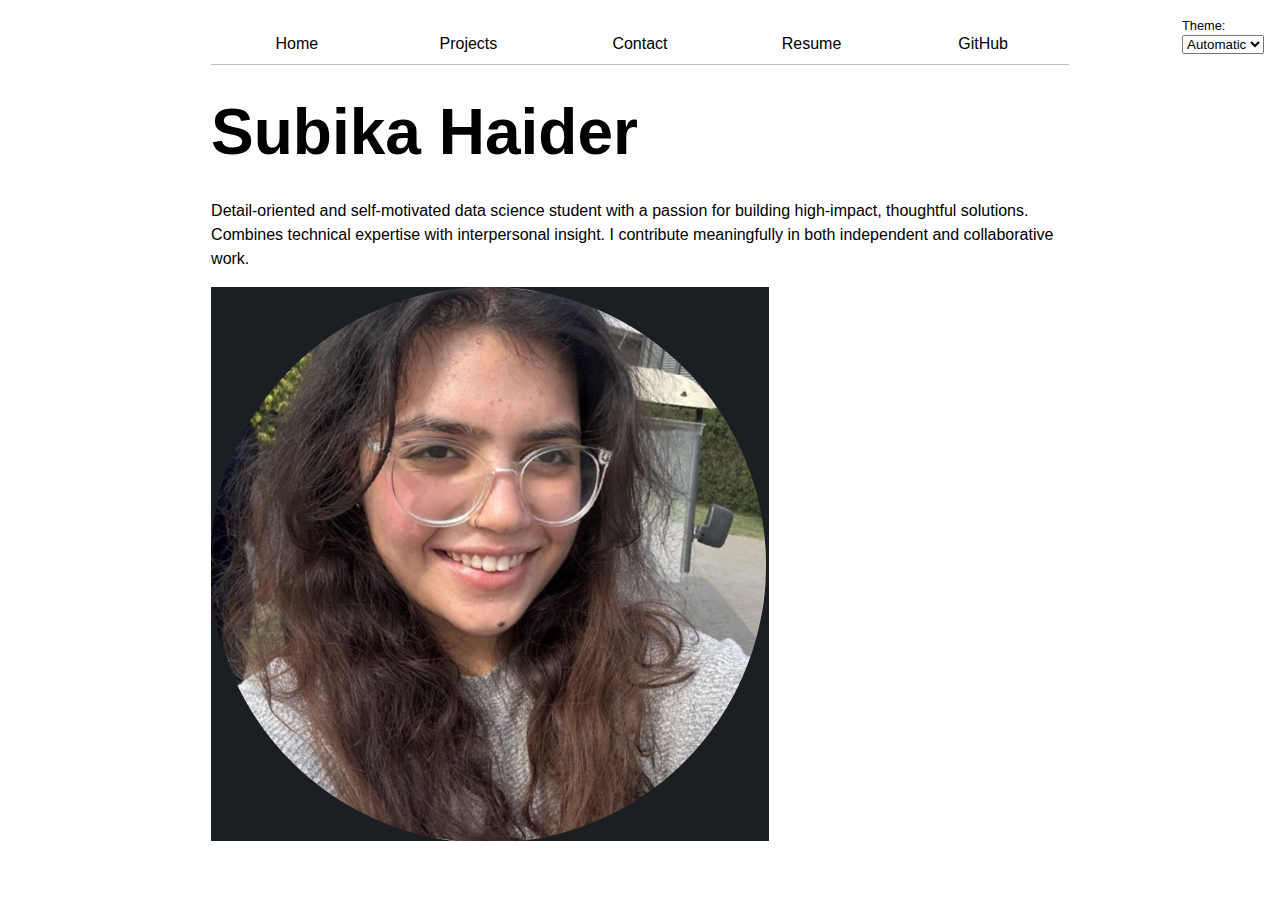
<file: index.html>
<!DOCTYPE html>
<html lang="en">
<head>
    <meta charset="UTF-8">
    <meta name="viewport" content="width=device-width, initial-scale=1.0">
    <title>Subika Haider: Personal site and portfolio</title>
    <link rel="stylesheet" href="style.css">
</head>
<body>
    <header>
        
        <h1>Subika Haider</h1>
        <p>Detail-oriented and self-motivated data science student with a passion for building high-impact, thoughtful solutions. Combines technical
            expertise with interpersonal insight. I contribute meaningfully in both independent and collaborative work.</p>
    </header>

    <main>

        <img src="images/portrait.png" alt="A photo of Subika Haider">


    </main>
    <script type="module" src="global.js"></script>

</body>
</html>
</file>
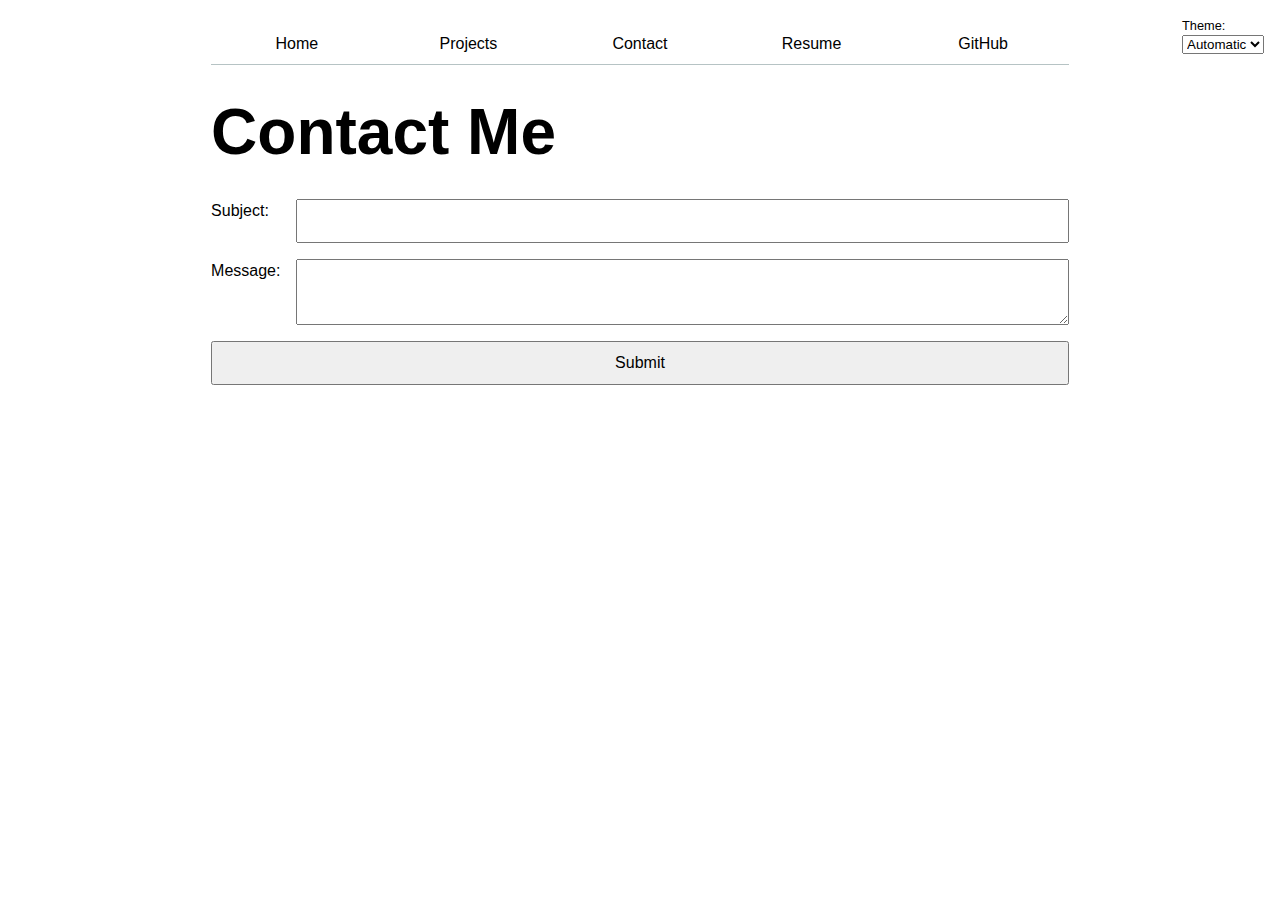
<file: contact/index.html>
<!DOCTYPE html>
<html lang="en">
<head>
    <meta charset="UTF-8">
    <meta name="viewport" content="width=device-width, initial-scale=1.0">
    <title>Contact page</title>
    <link rel="stylesheet" href="../style.css">
</head>
<body>

    <header>
        
        <h1>Contact Me</h1>
    </header>

    <form action="mailto:subikahaider@gmail.com" method="GET">
        
      <label>
        Subject:
        <input name="subject" required>
      </label>
      <label>
        Message:
        <textarea name="body" required></textarea>
      </label>
        
          <button type="submit">Submit</button>
    </form>
      
    <script type="module" src="../global.js"></script>
</body>
</html>
</file>
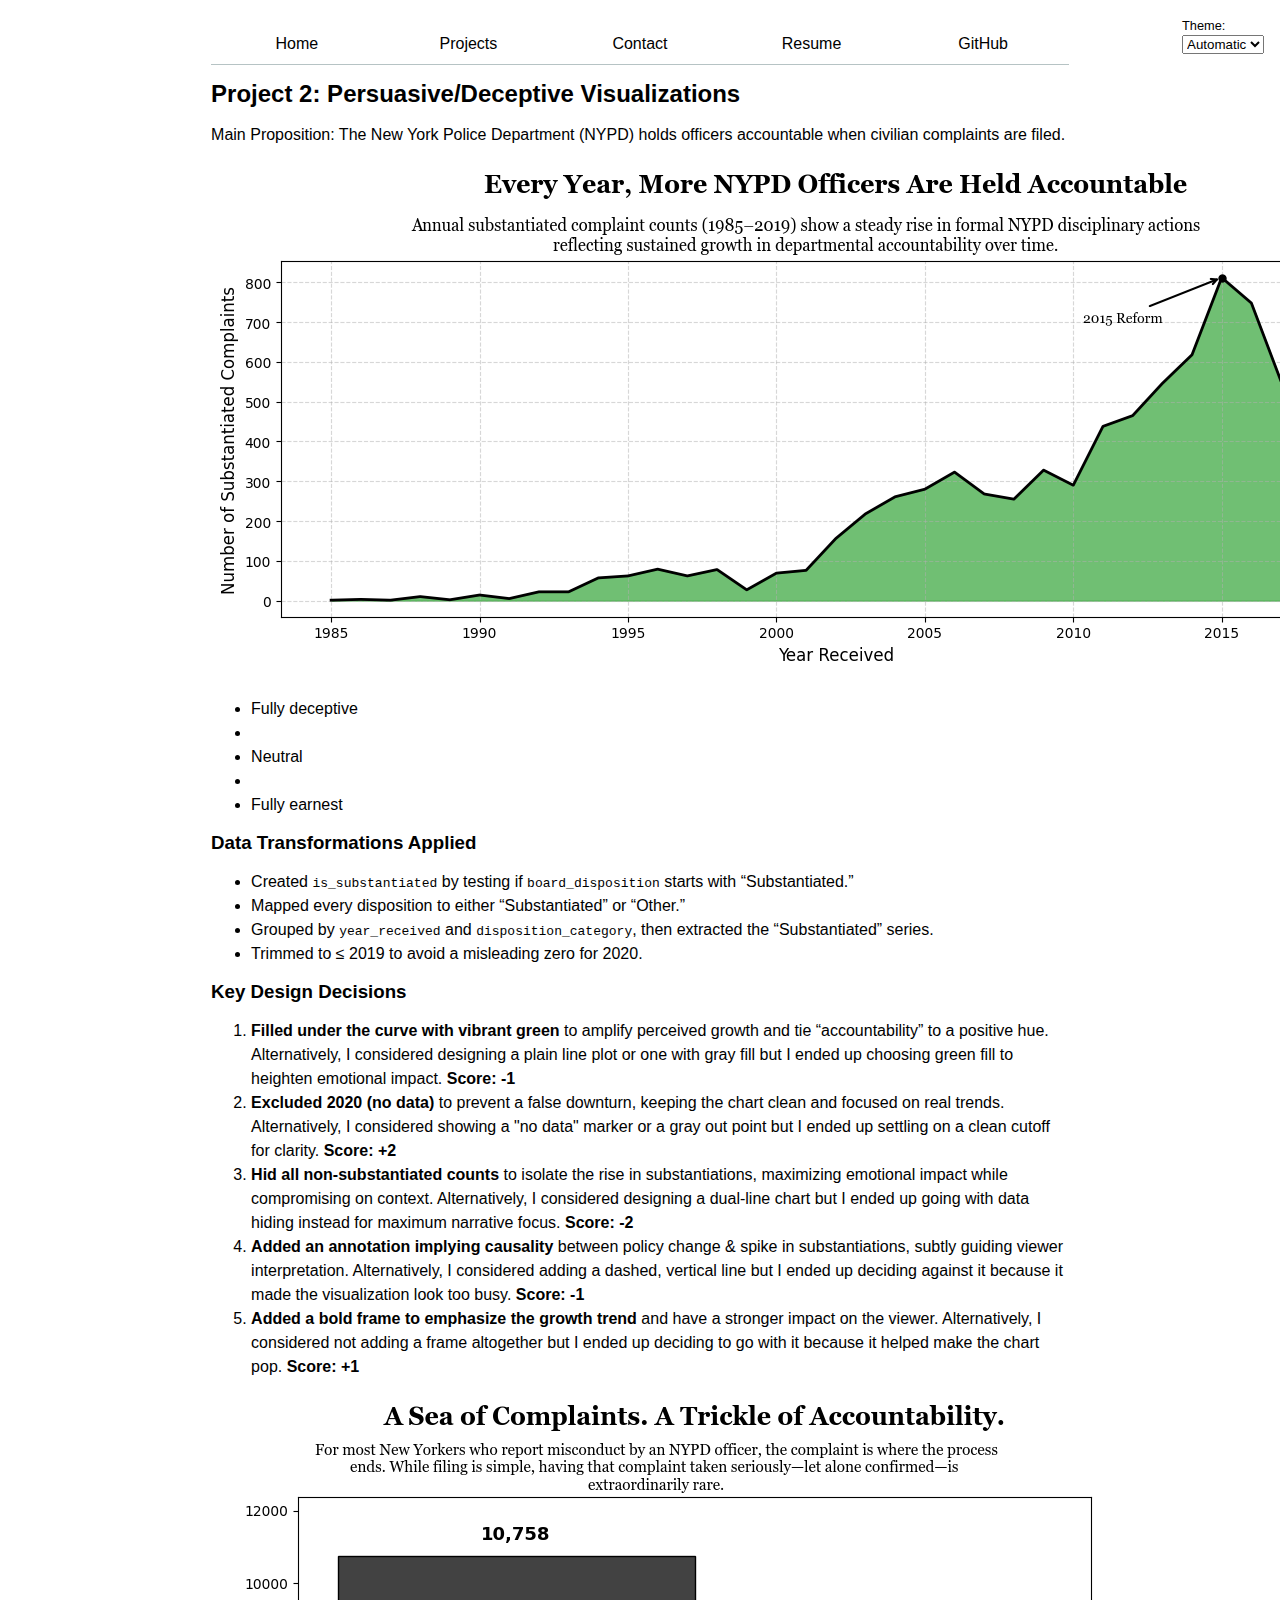
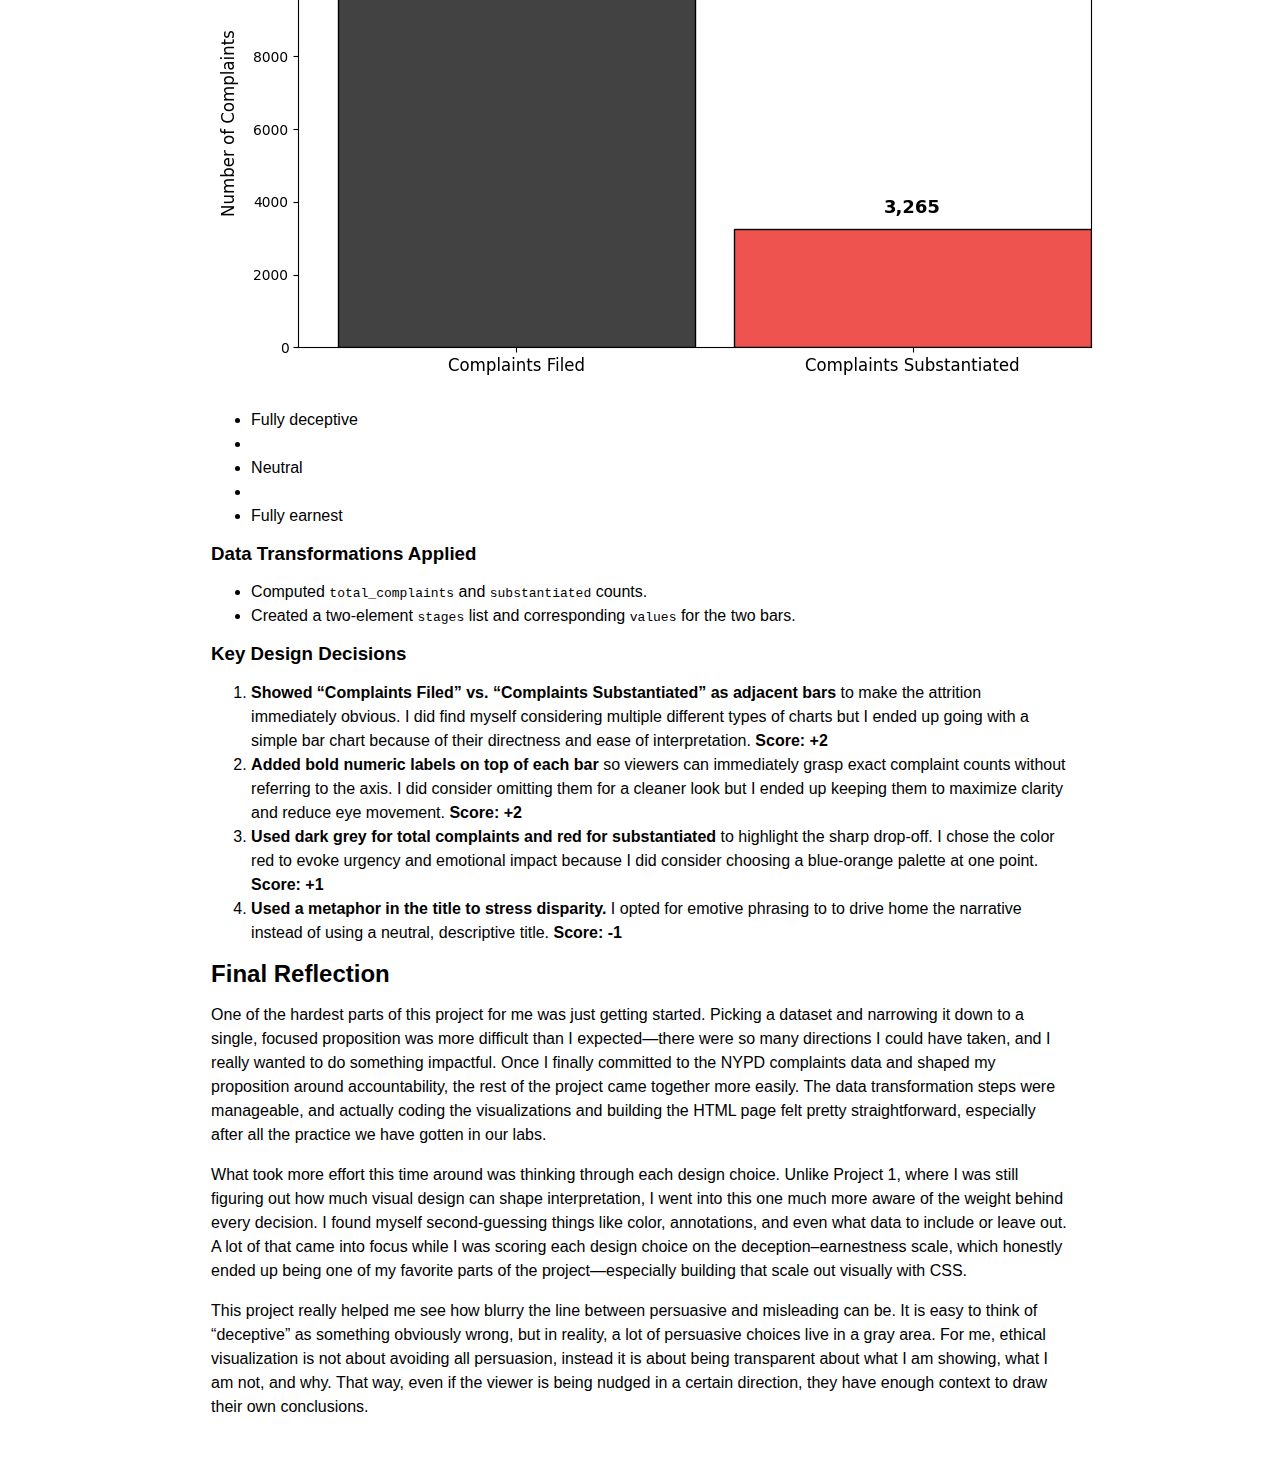
<file: project2/index.html>
<!DOCTYPE html>
<html lang="en">
<head>
  <meta charset="UTF-8">
  <meta name="viewport" content="width=device-width, initial-scale=1">
  <title>Project II</title>
  <link rel="stylesheet" href="../style.css">
</head>
<body>

  <main class="project-content">
    <h2>Project 2: Persuasive/Deceptive Visualizations</h2>
    <p>
      Main Proposition: The New York Police Department (NYPD) holds officers accountable 
      when civilian complaints are filed.
    </p>

    <section class="viz-container">

      
      <div class="viz">
        <img
          src="../images/river_of_accountability.png"
          alt="Streamgraph: River of Accountability"
        />

        <div class="deception-scale">
          <div class="scale-bar"></div>
          <div class="scale-indicator indicator-negative "></div>
          <ul class="scale-ticks">
            <li>Fully deceptive</li>
            <li aria-hidden="true"></li>
            <li>Neutral</li>
            <li aria-hidden="true"></li>
            <li>Fully earnest</li>
          </ul>
        </div>
      </section>

        <section class="design-summary">
          <h3>Data Transformations Applied</h3>
          <ul>
            <li>Created <code>is_substantiated</code> by testing if <code>board_disposition</code> starts with “Substantiated.”</li>
            <li>Mapped every disposition to either “Substantiated” or “Other.”</li>
            <li>Grouped by <code>year_received</code> and <code>disposition_category</code>, then extracted the “Substantiated” series.</li>
            <li>Trimmed to ≤ 2019 to avoid a misleading zero for 2020.</li>
          </ul>

          <h3>Key Design Decisions</h3>
          <ol>
            <li> <strong> Filled under the curve with vibrant green </strong> to amplify perceived growth and tie “accountability” to a positive hue. Alternatively, I considered designing a plain line plot or one with gray fill but I ended up choosing green fill to heighten emotional impact. <strong> Score: -1 </strong>
            </li>
            <li> <strong>Excluded 2020 (no data) </strong> to prevent a false downturn, keeping the chart clean and focused on real trends. Alternatively, I considered showing a "no data" marker or a gray out point but I ended up settling on a clean cutoff for clarity. <strong> Score: +2 </strong>
            </li>
            <li> <strong>Hid all non-substantiated counts</strong> to isolate the rise in substantiations, maximizing emotional impact while compromising on context. Alternatively, I considered designing a dual-line chart but I ended up going with data hiding instead for maximum narrative focus. <strong> Score: -2 </strong>
            </li>
            <li> <strong>Added an annotation implying causality</strong> between policy change & spike in substantiations, subtly guiding viewer interpretation. Alternatively, I considered adding a dashed, vertical line but I ended up deciding against it because it made the visualization look too busy. <strong> Score: -1 </strong>
            </li>
            <li> <strong>Added a bold frame to emphasize the growth trend </strong>and have a stronger impact on the viewer. Alternatively, I considered not adding a frame altogether but I ended up deciding to go with it because it helped make the chart pop. <strong> Score: +1 </strong>
            </li>
          </ol>
        </section>
      </div>

      
      <div class="viz">
        <img
          src="../images/justice_funnel.png"
          alt="Funnel: Complaints vs. Substantiated Charges"
        />

        <div class="deception-scale">
          <div class="scale-bar"></div>
          <div class="scale-indicator indicator-positive"></div>
          <ul class="scale-ticks">
            <li>Fully deceptive</li>
            <li aria-hidden="true"></li>
            <li>Neutral</li>
            <li aria-hidden="true"></li>
            <li>Fully earnest</li>
          </ul>
        </div>
      </div>

        <section class="design-summary">
        <h3>Data Transformations Applied</h3>
          <ul>
            <li>Computed <code>total_complaints</code> and <code>substantiated</code> counts.</li>
            <li>Created a two‐element <code>stages</code> list and corresponding <code>values</code> for the two bars.</li>
          </ul>

          <h3>Key Design Decisions</h3>
              <ol>
      
                <li> <strong>Showed “Complaints Filed” vs. “Complaints Substantiated” as adjacent bars </strong>to make the attrition immediately obvious. I did find myself considering multiple different types of charts but I ended up going with a simple bar chart because of their directness and ease of interpretation. <strong>Score: +2 </strong> 
        
                </li>

                <li> <strong>Added bold numeric labels on top of each bar </strong> so viewers can immediately grasp exact complaint counts without referring to the axis. I did consider omitting them for a cleaner look but I ended up keeping them to maximize clarity and reduce eye movement. <strong>Score: +2 </strong> 
                  
                </li>

                <li> <strong>Used dark grey for total complaints and red for substantiated  </strong> to highlight the sharp drop-off. I chose the color red to evoke urgency and emotional impact because I did consider choosing a blue-orange palette at one point. <strong>Score: +1 </strong> 
                  
                </li>
                
                <li> <strong>Used a metaphor in the title to stress disparity.</strong> I opted for emotive phrasing to to drive home the narrative instead of using a neutral, descriptive title. <strong>Score: -1 </strong> 
                  
                </li>
              </ol>

        </section>
      </div>

    </section>

    <section class="reflection">
      <h2>Final Reflection</h2>
      <div class="reflection-text">
      <p>
        One of the hardest parts of this project for me was just getting started. Picking a dataset and narrowing it down to a single, focused proposition was more difficult than I expected—there were so many directions I could have taken, and I really wanted to do something impactful. Once I finally committed to the NYPD complaints data and shaped my proposition around accountability, the rest of the project came together more easily. The data transformation steps were manageable, and actually coding the visualizations and building the HTML page felt pretty straightforward, especially after all the practice we have gotten in our labs.
      </p>
      <p>
        What took more effort this time around was thinking through each design choice. Unlike Project 1, where I was still figuring out how much visual design can shape interpretation, I went into this one much more aware of the weight behind every decision. I found myself second-guessing things like color, annotations, and even what data to include or leave out. A lot of that came into focus while I was scoring each design choice on the deception–earnestness scale, which honestly ended up being one of my favorite parts of the project—especially building that scale out visually with CSS.
      </p>
      <p>
        This project really helped me see how blurry the line between persuasive and misleading can be. It is easy to think of “deceptive” as something obviously wrong, but in reality, a lot of persuasive choices live in a gray area. For me, ethical visualization is not about avoiding all persuasion, instead it is about being transparent about what I am showing, what I am not, and why. That way, even if the viewer is being nudged in a certain direction, they have enough context to draw their own conclusions.
      </p>
    </div>
    </section>
  </main>

  <script src="../global.js" type="module"></script>
</body>
</html>
</file>
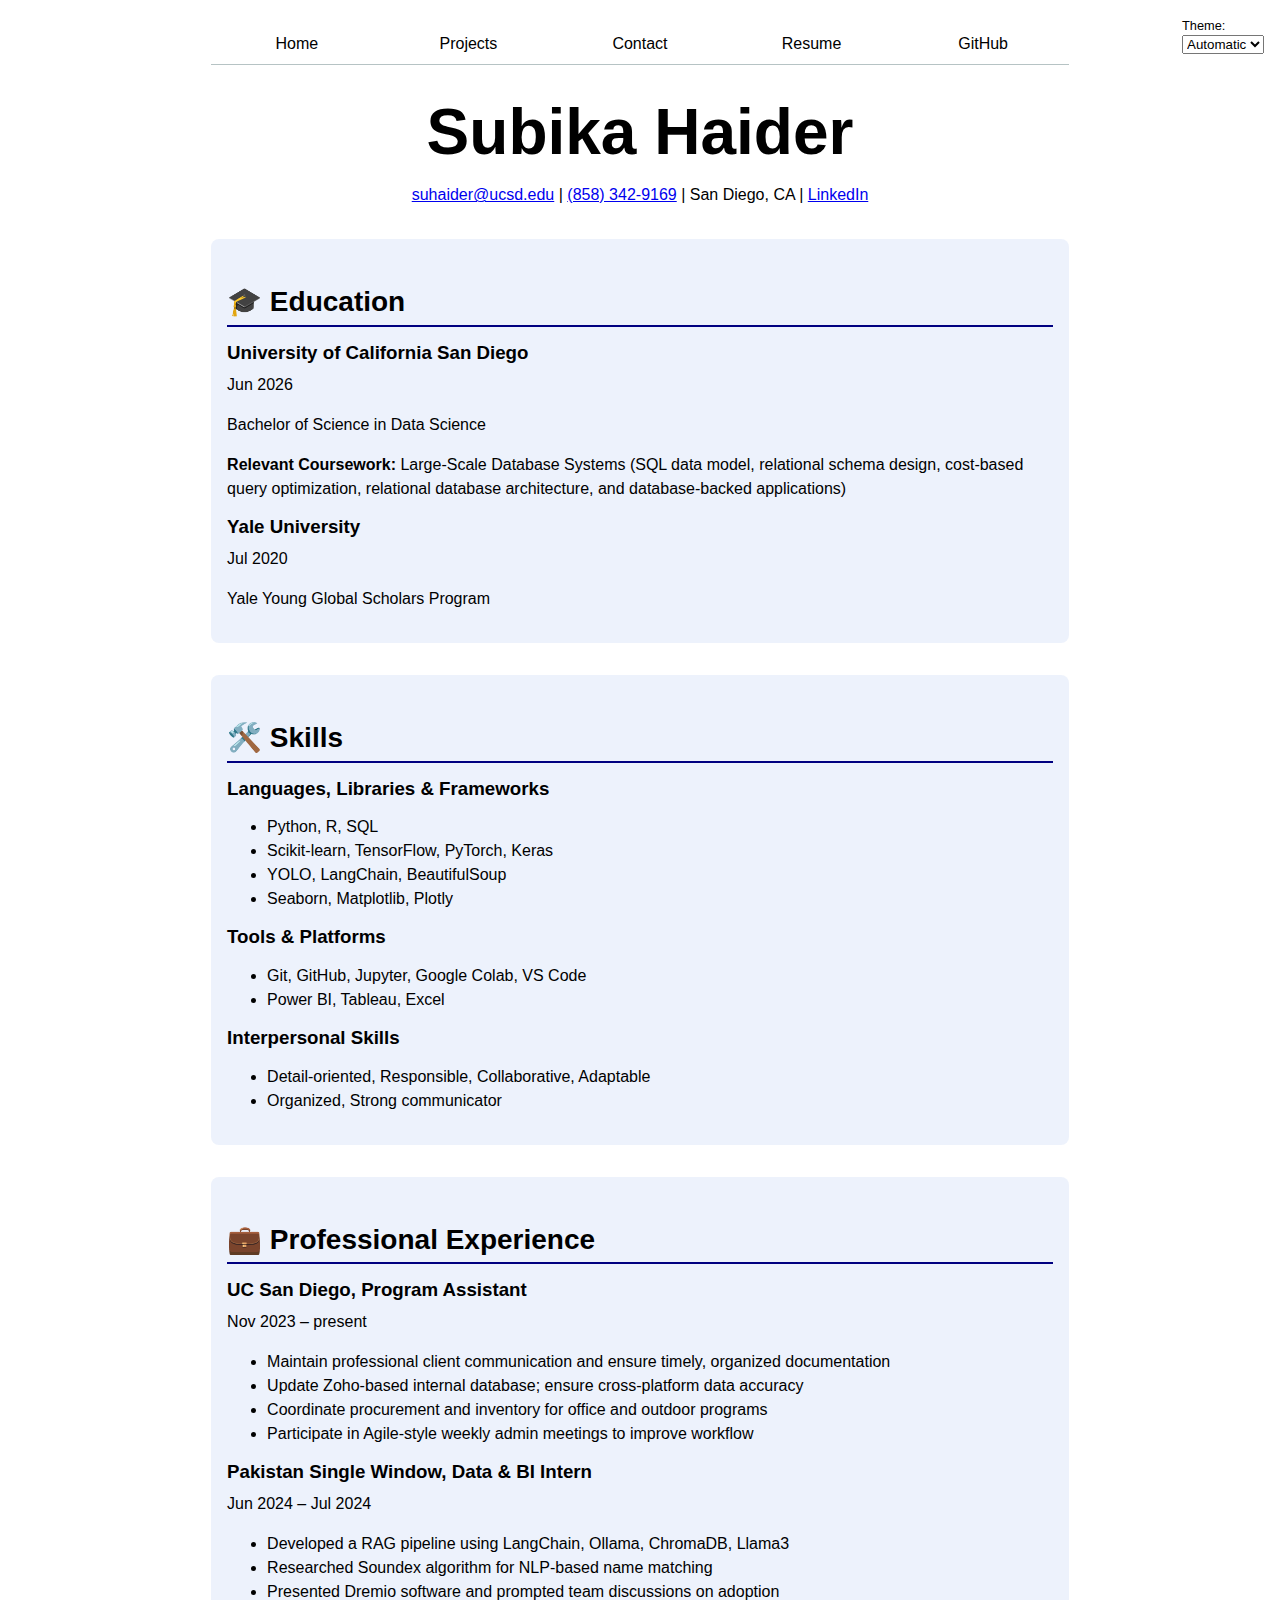
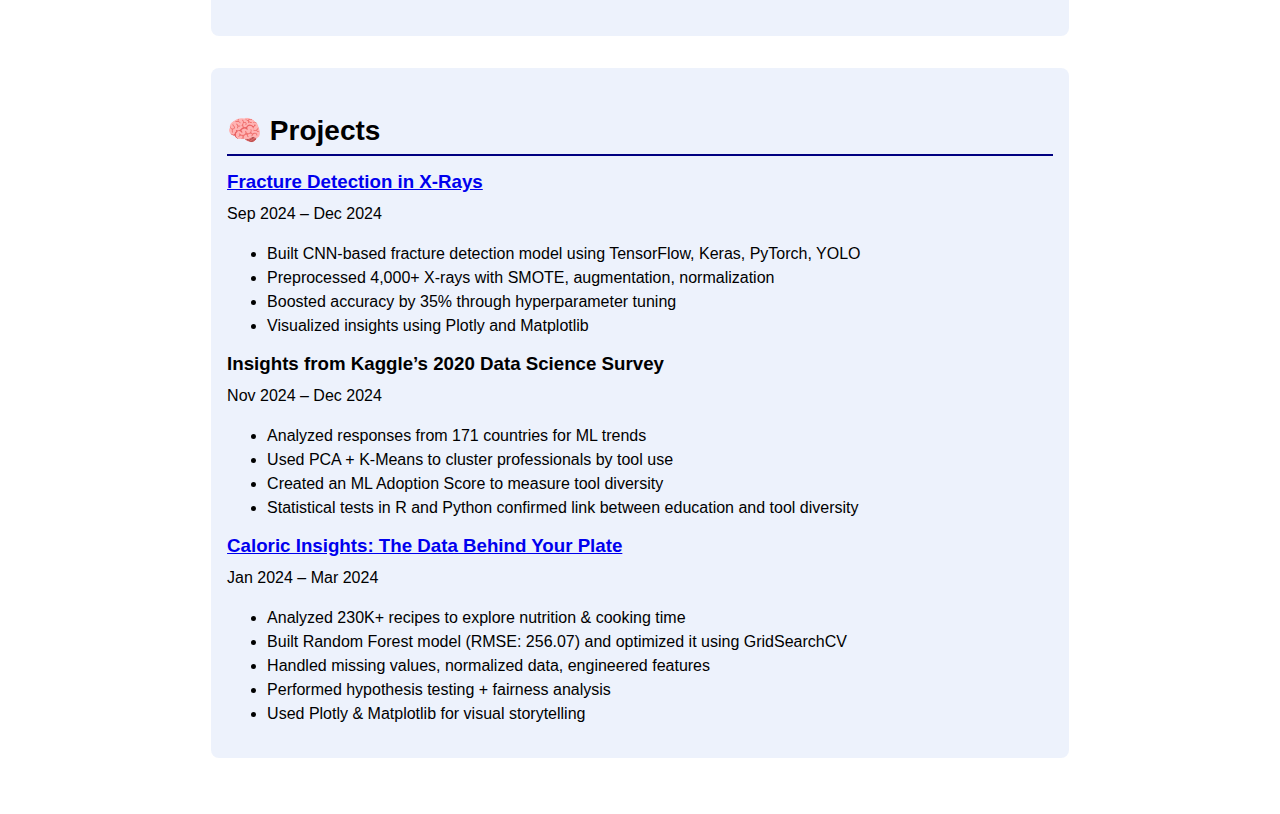
<file: resume/index.html>
<!DOCTYPE html>
<html lang="en">
<head>
    <meta charset="UTF-8">
    <meta name="viewport" content="width=device-width, initial-scale=1.0">
    <title>Resume</title>
    <link rel="stylesheet" href="../style.css">
</head>
<body class="resume-page">

    <header>
        
        <div class="resume-header">
          <h1>Subika Haider</h1>
          <p>
            <a href="mailto:suhaider@ucsd.edu">suhaider@ucsd.edu</a> |
            <a href="tel:8583429169">(858) 342-9169</a> |
            San Diego, CA |
            <a href="https://www.linkedin.com/in/subika-haider/">LinkedIn</a>
          </p>
          </div>
    </header>
    
    <section>
        <h2>🎓  Education</h2>
    
        <article>
          <header>
            <h3>University of California San Diego</h3>
            <time datetime="2026-06">Jun 2026</time>
          </header>
          <p>Bachelor of Science in Data Science</p>
          <p><strong>Relevant Coursework:</strong> Large-Scale Database Systems (SQL data model, relational schema design, cost-based query optimization, relational database architecture, and database-backed applications)</p>
        </article>
    
        <article>
          <header>
            <h3>Yale University</h3>
            <time datetime="2020-07">Jul 2020</time>
          </header>
          <p>Yale Young Global Scholars Program</p>
        </article>
    </section>
    
    <section>
        <h2>🛠️ Skills</h2>
    
        <article>
          <h3>Languages, Libraries & Frameworks</h3>
          <ul>
            <li>Python, R, SQL</li>
            <li>Scikit-learn, TensorFlow, PyTorch, Keras</li>
            <li>YOLO, LangChain, BeautifulSoup</li>
            <li>Seaborn, Matplotlib, Plotly</li>
          </ul>
        </article>
    
        <article>
          <h3>Tools & Platforms</h3>
          <ul>
            <li>Git, GitHub, Jupyter, Google Colab, VS Code</li>
            <li>Power BI, Tableau, Excel</li>
          </ul>
        </article>
    
        <article>
          <h3>Interpersonal Skills</h3>
          <ul>
            <li>Detail-oriented, Responsible, Collaborative, Adaptable</li>
            <li>Organized, Strong communicator</li>
          </ul>
        </article>
    </section>
    
    <section>
        <h2>💼 Professional Experience</h2>
    
        <article>
          <header>
            <h3>UC San Diego, Program Assistant</h3>
            <time datetime="2023-11">Nov 2023 – present</time>
          </header>
          <ul>
            <li>Maintain professional client communication and ensure timely, organized documentation</li>
            <li>Update Zoho-based internal database; ensure cross-platform data accuracy</li>
            <li>Coordinate procurement and inventory for office and outdoor programs</li>
            <li>Participate in Agile-style weekly admin meetings to improve workflow</li>
          </ul>
        </article>
    
        <article>
          <header>
            <h3>Pakistan Single Window, Data & BI Intern</h3>
            <time datetime="2024-06">Jun 2024 – Jul 2024</time>
          </header>
          <ul>
            <li>Developed a RAG pipeline using LangChain, Ollama, ChromaDB, Llama3</li>
            <li>Researched Soundex algorithm for NLP-based name matching</li>
            <li>Presented Dremio software and prompted team discussions on adoption</li>
          </ul>
        </article>
    </section>
    
    <section>
        <h2>🧠 Projects</h2>
    
        <article>
          <header>
            <h3><a href="https://github.com/zijin-qin/fracture-detection">Fracture Detection in X-Rays</a></h3>
            <time datetime="2024-09">Sep 2024 – Dec 2024</time>
          </header>
          <ul>
            <li>Built CNN-based fracture detection model using TensorFlow, Keras, PyTorch, YOLO</li>
            <li>Preprocessed 4,000+ X-rays with SMOTE, augmentation, normalization</li>
            <li>Boosted accuracy by 35% through hyperparameter tuning</li>
            <li>Visualized insights using Plotly and Matplotlib</li>
          </ul>
        </article>
    
        <article>
          <header>
            <h3>Insights from Kaggle’s 2020 Data Science Survey</h3>
            <time datetime="2024-11">Nov 2024 – Dec 2024</time>
          </header>
          <ul>
            <li>Analyzed responses from 171 countries for ML trends</li>
            <li>Used PCA + K-Means to cluster professionals by tool use</li>
            <li>Created an ML Adoption Score to measure tool diversity</li>
            <li>Statistical tests in R and Python confirmed link between education and tool diversity</li>
          </ul>
        </article>
    
        <article>
          <header>
            <h3><a href="https://github.com/subika-haider/nutrition_research_project">Caloric Insights: The Data Behind Your Plate</a></h3>
            <time datetime="2024-01">Jan 2024 – Mar 2024</time>
          </header>
          <ul>
            <li>Analyzed 230K+ recipes to explore nutrition & cooking time</li>
            <li>Built Random Forest model (RMSE: 256.07) and optimized it using GridSearchCV</li>
            <li>Handled missing values, normalized data, engineered features</li>
            <li>Performed hypothesis testing + fairness analysis</li>
            <li>Used Plotly & Matplotlib for visual storytelling</li>
          </ul>
        </article>
    
    </section>
    
    <script type="module" src="../global.js"></script>

</body>
</html>
</file>
<file: style.css>
:root {
  --color-accent: navy;         
  accent-color: var(--color-accent); 
  color-scheme: light dark;
}

body {
    /* Set line height to 1.5 times the font size
         and use the OS’s UI font as the website font
       */
  font: 100%/1.5 system-ui;
  margin-inline: max(1em, (100% - 100ch) / 2);
  padding: 1rem;
  font-family: "Inter", sans-serif;
}

/* nav bar */

nav {
  display: flex; 
  margin-bottom: 1rem;      
  border-bottom: 1px solid var(--border-color);
  --border-color: oklch(50% 10% 200 / 40%);
}

nav a {
  flex: 1;            
  padding: 1rem; 
  text-decoration: none;
  color: inherit;
  text-align: center;
  padding: 0.5em;  
  border-bottom: 0 solid transparent; 
  transition: border-color 0.2s ease;
}

nav a.current {
  border-bottom: 0.4em solid var(--border-color); 
  padding-bottom: 0.1em;                       
}

nav a:hover {
  border-bottom: 0.4em solid var(--color-accent); 
  background-color: color-mix(in oklch, var(--color-accent), canvas 85%);
  padding-bottom: 0.1em; 
}  

/* contact form */

input,
textarea,
button {
  font: inherit;
  padding: 0.5em; 
}

form {
  display: grid;
  grid-template-columns: auto 1fr;
  gap: 1em;
}

label {
  display: grid;
  grid-template-columns: subgrid;
  grid-column: 1 / -1;
}

button[type="submit"] {
  grid-column: 1 / -1;
}

/* projects page */

.projects {
  display: grid;
  grid-template-columns: repeat(auto-fill, minmax(15em, 1fr));
  gap: 1em;
}

.projects article {
  display: grid;
  grid-template-rows: subgrid; 
  grid-row: span 3;            
}

.projects h2 {
  margin: 0;                   
}

/* headings */

h1, h2, h3, h4, h5, h6 {
  line-height: 1.1;
  text-wrap: balance;
  margin-block: 0.5em; 
}


h1 {
  font-size: 400%; 
}

/* resume */

.resume-page section h2 {
  font-size: 1.75rem;
  border-bottom: 2px solid var(--color-accent);
  padding-bottom: 0.25em;
  margin-bottom: 1rem;
  margin-top: 2rem;
}

.resume-page section {
  padding: 1rem;
  background-color: oklch(from var(--color-accent) 80% 20% h / 20%);
  border-radius: 0.5rem;
  margin-bottom: 2rem;
}

.resume-page .resume-header {
  text-align: center;
  margin-bottom: 2rem;
}

.resume-page .resume-header h1 {
  margin-bottom: 0.25em;
}

.resume-page .resume-header p {
  margin-top: 0;
  font-size: 1rem;
}

/* appearance mode change button */

.color-scheme {
  position: absolute;
  top: 1rem;
  right: 1rem;
  font-size: 80%;
  font-family: inherit;
}
</file>
